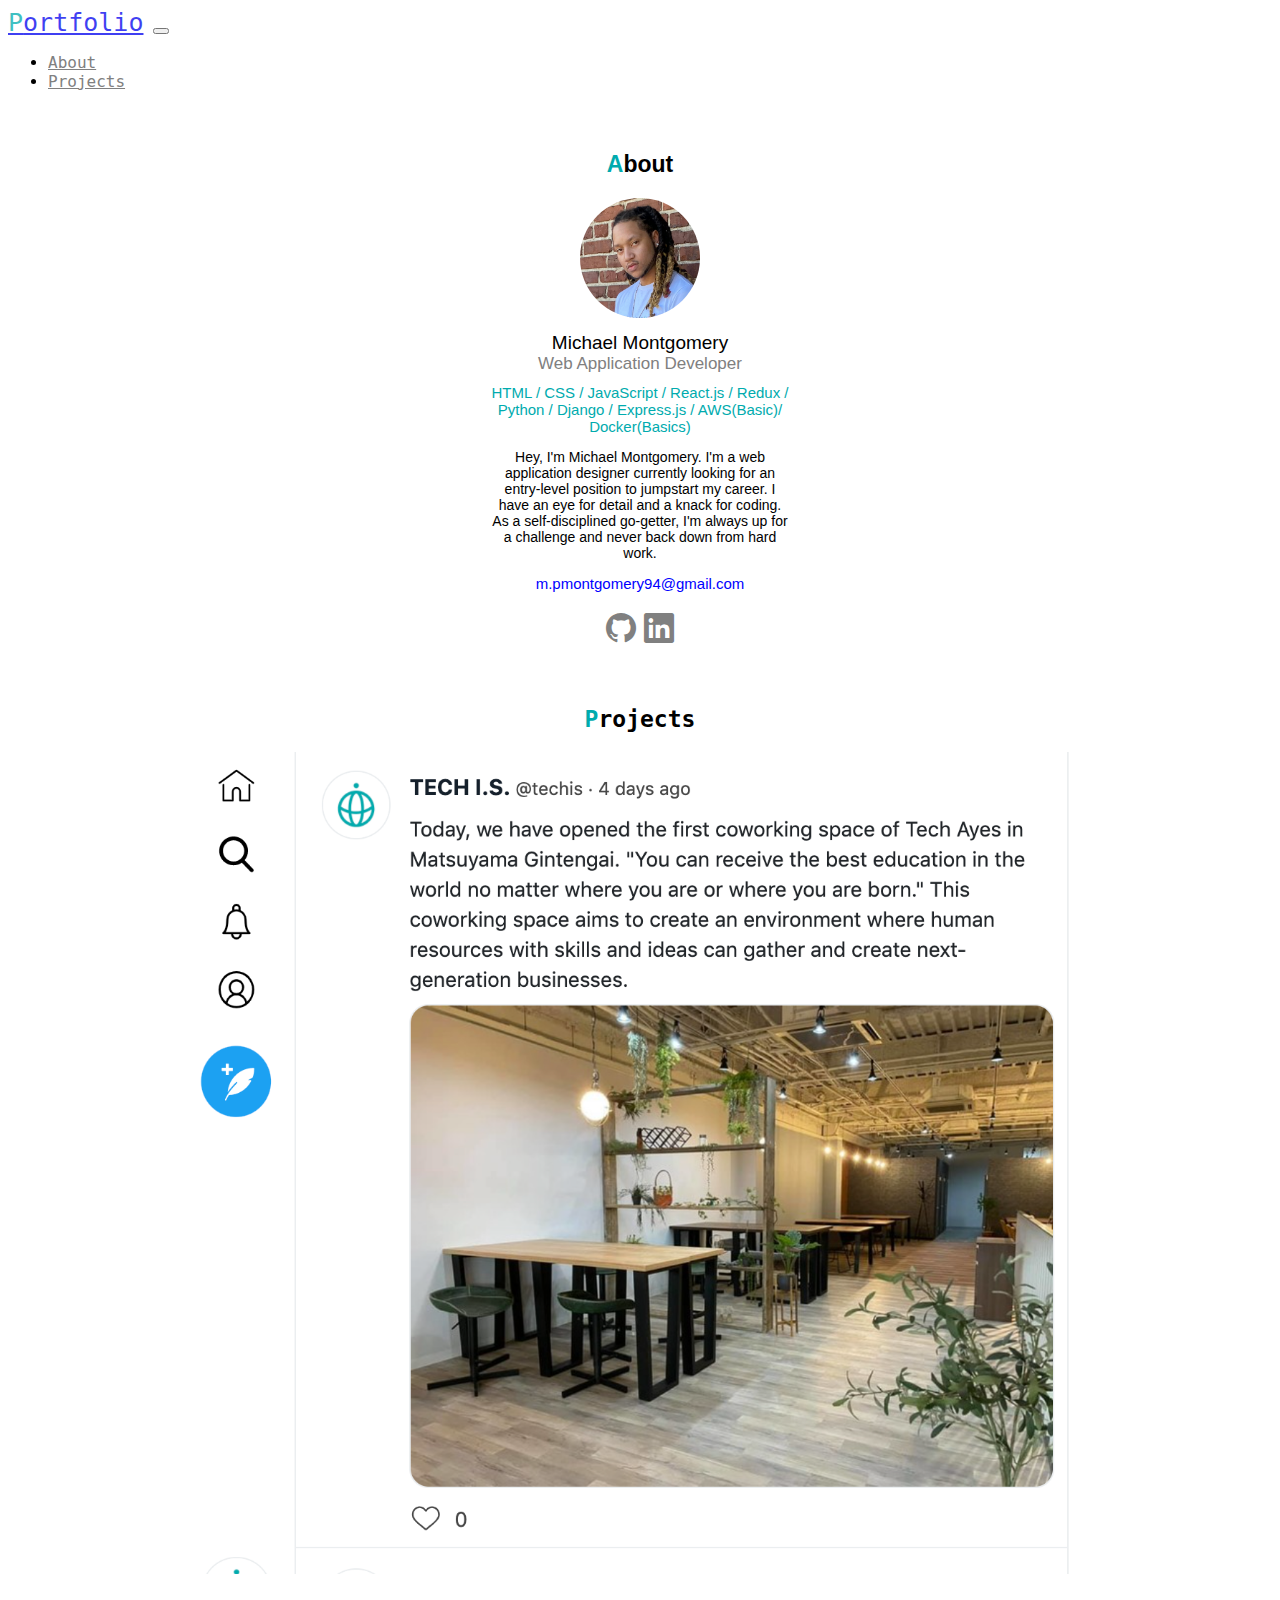
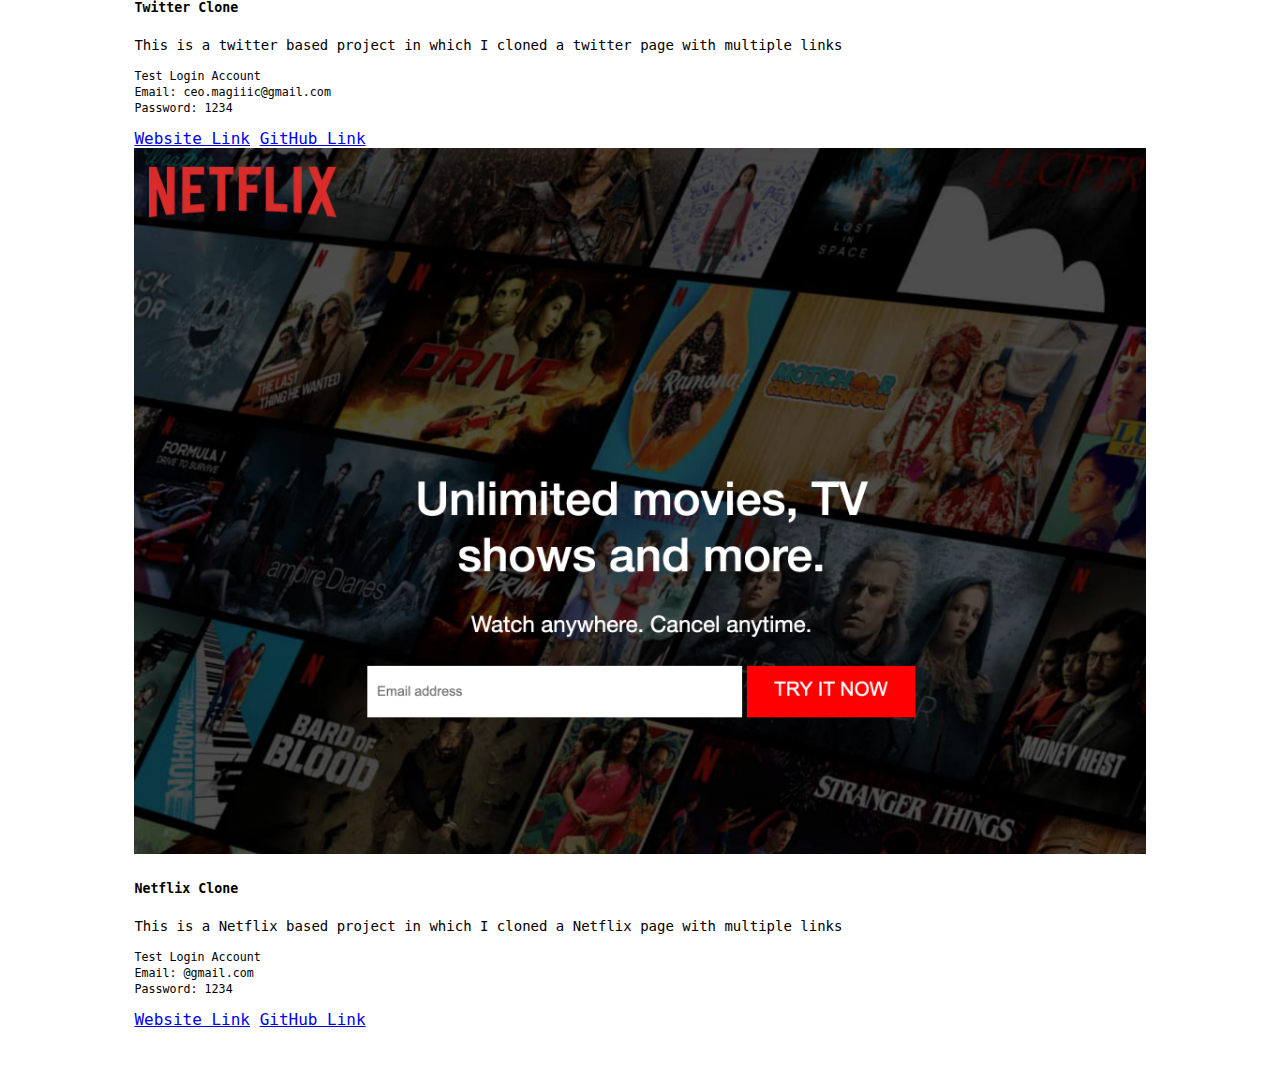
<file: index.html>
<!DOCTYPE html>
<html lang="en">
  <head>
    <meta charset="utf-8" />
    <meta name="viewport" content="width=device-width, initial-scale=1" />
    <link
      rel="stylesheet"
      href="https://cdn.jsdelivr.net/npm/bootstrap-icons@1.10.5/font/bootstrap-icons.css"
    />
    <link rel="icon" type="image/png" href="Portfolio\techis-logo.png" />
    <title>Portfolio</title>
    <link
      href="https://cdn.jsdelivr.net/npm/bootstrap@5.3.0-alpha3/dist/css/bootstrap.min.css"
      rel="stylesheet"
      integrity="sha384-KK94CHFLLe+nY2dmCWGMq91rCGa5gtU4mk92HdvYe+M/SXH301p5ILy+dN9+nJOZ"
      crossorigin="anonymous"
    />
    <link rel="stylesheet" href="style.css" />
  </head>
  <body>
    <nav class="navbar navbar-expand-lg navbar-light shadow-sm">
      <div class="container">
        <a class="navbar-brand title-icon" href="#"
          ><span class="font-primary">P</span>ortfolio</a
        >
        <button
          class="navbar-toggler"
          type="button"
          data-bs-toggle="collapse"
          data-bs-target="#navbartoggler"
        >
          <span class="navbar-toggler-icon"></span>
        </button>

        <div class="collapse navbar-collapse" id="navbartoggler">
          <ul class="navbar-nav ms-auto mb-2">
            <li class="nav-item">
              <a class="nav-link font-black" href="#about">About</a>
            </li>
            <li class="nav-item">
              <a class="nav-link font-black" href="#project">Projects</a>
            </li>
          </ul>
        </div>
      </div>
    </nav>

    <div id="about">
      <h2><span class="font-primary">A</span>bout</h2>
      <img class="img" src="IMG_1981.jpg" />
      <div class="name">Michael Montgomery</div>
      <div class="vocation">Web Application Developer</div>
      <div class="skills">
        HTML / CSS / JavaScript / React.js / Redux / Python / Django /
        Express.js / AWS(Basic)/ Docker(Basics)
      </div>
      <p>
        Hey, I'm Michael Montgomery. I'm a web application designer currently
        looking for an entry-level position to jumpstart my career. I have an
        eye for detail and a knack for coding. As a self-disciplined go-getter,
        I'm always up for a challenge and never back down from hard work.
      </p>
      <div class="email">m.pmontgomery94@gmail.com</div>
      <div class="icons">
        <a href="https://github.com/Mikepmo94" target="_blank"
          ><i class="bi bi-github"></i
        ></a>
        <a
          href="https://www.linkedin.com/in/michael-montgomery-092697279/"
          target="_blank"
          ><i class="bi bi-linkedin ms-4"></i
        ></a>
      </div>
    </div>

    <div id="project">
      <h2><span class="font-primary">P</span>rojects</h2>

      <div class="card mb-3">
        <div class="row">
          <div class="col-md-4">
            <img src="project-twitter.png" alt="Twitter project" />
          </div>
          <div class="col-md-8">
            <div class="card-body">
              <h5 class="card-title">Twitter Clone</h5>
              <p class="card-text">
                This is a twitter based project in which I cloned a twitter page
                with multiple links
              </p>
              <p class="card-text">
                <small class="text-muted">
                  Test Login Account<br />
                  Email: ceo.magiiic@gmail.com<br />
                  Password: 1234
                </small>
              </p>
              <a href="#" target="_blank" class="btn btn-secondary"
                >Website Link</a
              >
              <a href="#" target="_blank" class="btn btn-secondary"
                >GitHub Link</a
              >
            </div>
          </div>
        </div>
      </div>

      <div class="card mb-3">
        <div class="row">
          <div class="col-md-4">
            <img src="project-netflix.png" alt="Netflix project" />
          </div>
          <div class="col-md-8">
            <div class="card-body">
              <h5 class="card-title">Netflix Clone</h5>
              <p class="card-text">
                This is a Netflix based project in which I cloned a Netflix page
                with multiple links
              </p>
              <p class="card-text">
                <small class="text-muted">
                  Test Login Account<br />
                  Email: <m class="pmontgomery94"></m>@gmail.com<br />
                  Password: 1234
                </small>
              </p>
              <a href="#" target="_blank" class="btn btn-secondary"
                >Website Link</a
              >
              <a href="#" target="_blank" class="btn btn-secondary"
                >GitHub Link</a
              >
            </div>
          </div>
        </div>
      </div>
    </div>

    <script
      src="https://cdn.jsdelivr.net/npm/bootstrap@5.3.0-alpha3/dist/js/bootstrap.bundle.min.js"
      integrity="sha384-ENjdO4Dr2bkBIFxQpeoTz1HIcje39Wm4jDKdf19U8gI4ddQ3GYNS7NTKfAdVQSZe"
      crossorigin="anonymous"
    ></script>
  </body>
</html>
</file>
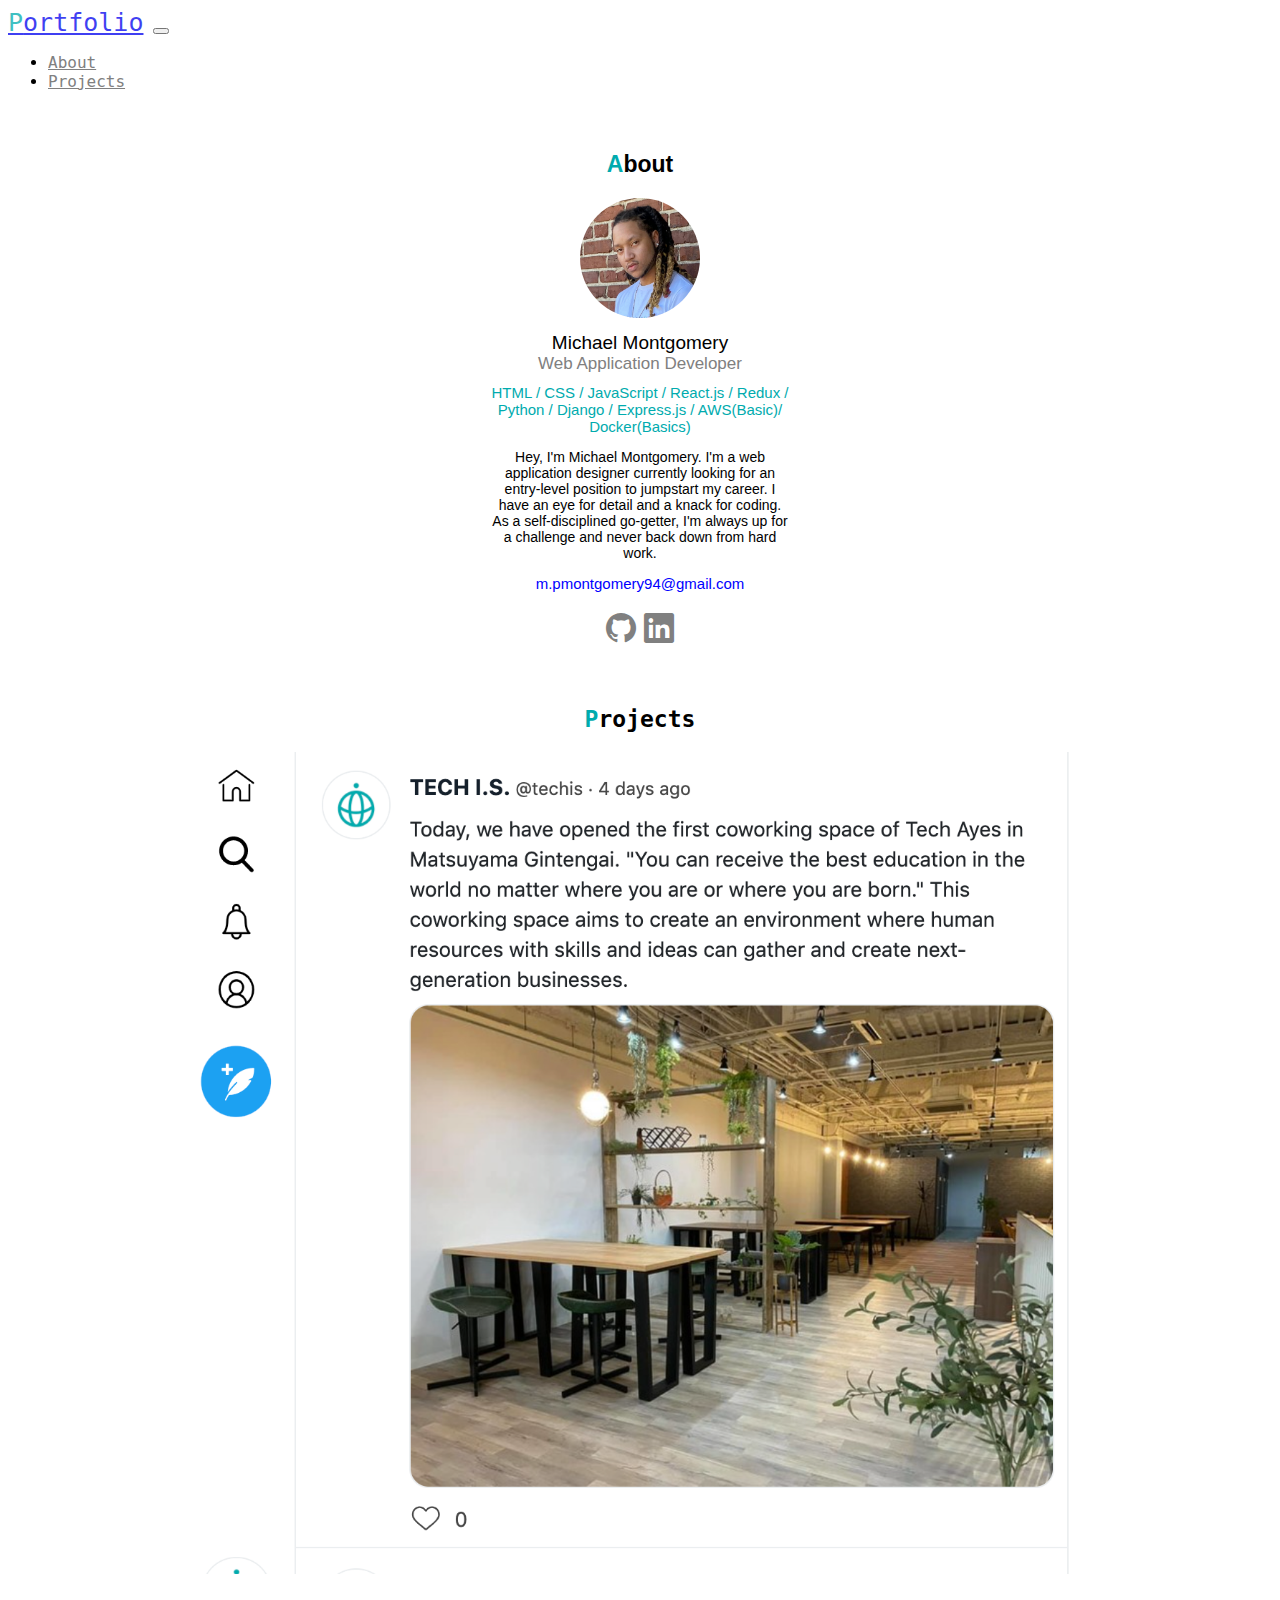
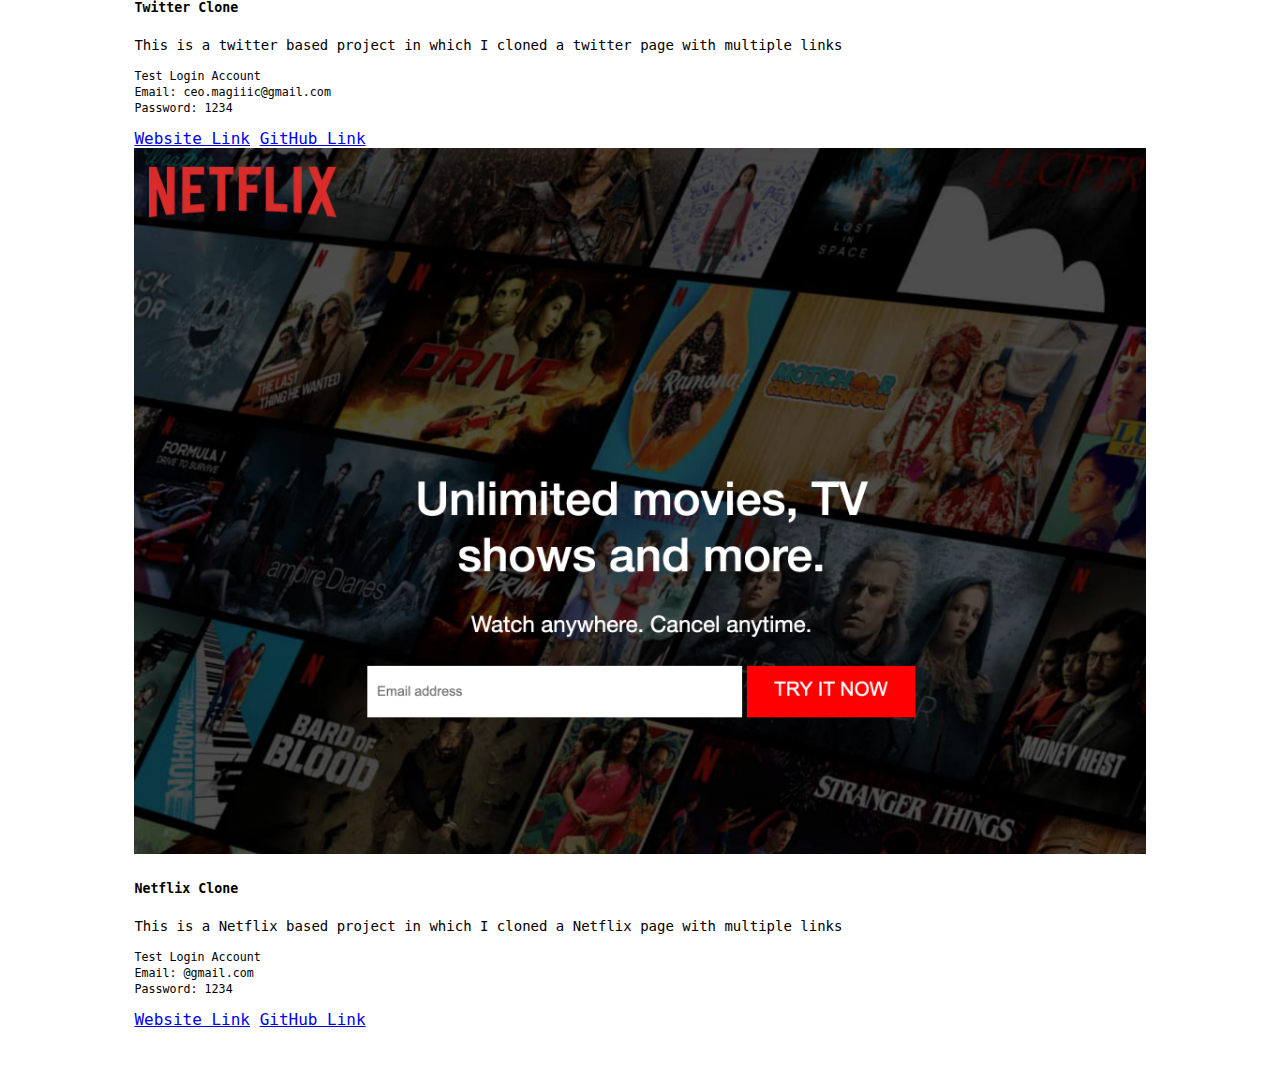
<file: navbar.html>
<!DOCTYPE html>
<html lang="en">
  <head>
    <meta charset="utf-8" />
    <meta name="viewport" content="width=device-width, initial-scale=1" />
    <link
      rel="stylesheet"
      href="https://cdn.jsdelivr.net/npm/bootstrap-icons@1.10.5/font/bootstrap-icons.css"
    />
    <link rel="icon" type="image/png" href="Portfolio\techis-logo.png" />
    <title>Portfolio</title>
    <link
      href="https://cdn.jsdelivr.net/npm/bootstrap@5.3.0-alpha3/dist/css/bootstrap.min.css"
      rel="stylesheet"
      integrity="sha384-KK94CHFLLe+nY2dmCWGMq91rCGa5gtU4mk92HdvYe+M/SXH301p5ILy+dN9+nJOZ"
      crossorigin="anonymous"
    />
    <link rel="stylesheet" href="navbar.css" />
  </head>
  <body>
    <nav class="navbar navbar-expand-lg navbar-light shadow-sm">
      <div class="container">
        <a class="navbar-brand title-icon" href="#"
          ><span class="font-primary">P</span>ortfolio</a
        >
        <button
          class="navbar-toggler"
          type="button"
          data-bs-toggle="collapse"
          data-bs-target="#navbartoggler"
        >
          <span class="navbar-toggler-icon"></span>
        </button>

        <div class="collapse navbar-collapse" id="navbartoggler">
          <ul class="navbar-nav ms-auto mb-2">
            <li class="nav-item">
              <a class="nav-link font-black" href="#about">About</a>
            </li>
            <li class="nav-item">
              <a class="nav-link font-black" href="#projects">Projects</a>
            </li>
          </ul>
        </div>
      </div>
    </nav>

    <div id="about">
      <h2><span class="font-primary">A</span>bout</h2>
      <img class="img" src="IMG_1981.jpg" />
      <div class="name">Michael Montgomery</div>
      <div class="vocation">Web Application Developer</div>
      <div class="skills">
        HTML / CSS / JavaScript / React.js / Redux / Python / Django /
        Express.js / AWS(Basic)/ Docker(Basics)
      </div>
      <p>
        Hey, I'm Michael Montgomery. I'm a web application designer currently
        looking for an entry-level position to jumpstart my career. I have an
        eye for detail and a knack for coding. As a self-disciplined go-getter,
        I'm always up for a challenge and never back down from hard work.
      </p>
      <div class="email">m.pmontgomery94@gmail.com</div>
      <div class="icons">
        <a href="https://github.com/Mikepmo94"><i class="bi bi-github"></i></a>
        <a href="https://www.linkedin.com/in/michael-montgomery-092697279/"
          ><i class="bi bi-linkedin ms-4"></i
        ></a>
      </div>
    </div>

    <div id="project">
      <h2><span class="font-primary">P</span>rojects</h2>

      <div class="card mb-3" >
        <div class="row">
          <div class="col-md-4">
            <img src="project-twitter.png" alt="Twitter project" />
          </div>
          <div class="col-md-8">
            <div class="card-body">
              <h5 class="card-title">Twitter Clone</h5>
              <p class="card-text">
                This is a twitter based project in which I cloned a twitter page with multiple links
              </p>
              <p class="card-text"><small class="text-muted">
                  Test Login Account<br>
                  Email: ceo.magiiic@gmail.com<br>
                  Password: 1234
              </small></p>
              <a href="#" target="_blank" class="btn btn-secondary">Website Link</a>
              <a href="#" target="_blank" class="btn btn-secondary">GitHub Link</a>
            </div>
          </div>
        </div>

        <div class="card mb-3" >
          <div class="row">
            <div class="col-md-4">
              <img src="project-netflix.png" alt="Netflix project" />
            </div>
            <div class="col-md-8">
              <div class="card-body">
                <h5 class="card-title">Netflix Clone</h5>
                <p class="card-text">
                  This is a Netflix based project in which I cloned a Netflix page with multiple links
                </p>
                <p class="card-text"><small class="text-muted">
                    Test Login Account<br>
                    Email: <m class="pmontgomery94"></m>@gmail.com<br>
                    Password: 1234
                </small></p>
                <a href="#" target="_blank" class="btn btn-secondary">Website Link</a>
                <a href="#" target="_blank" class="btn btn-secondary">GitHub Link</a>
              </div>
            </div>
          </div>
      </div>
    </div>

    <script
      src="https://cdn.jsdelivr.net/npm/bootstrap@5.3.0-alpha3/dist/js/bootstrap.bundle.min.js"
      integrity="sha384-ENjdO4Dr2bkBIFxQpeoTz1HIcje39Wm4jDKdf19U8gI4ddQ3GYNS7NTKfAdVQSZe"
      crossorigin="anonymous"
    ></script>
  </body>
</html>
</file>
<file: style.css>
body{
    font-family: "monospace";
}

.font-primary{
    color: #00abae
}
.title-icon{
    font-size: 25px;
    opacity: 75%;
}

p{
    font-size: 14px;
}

h2{
    font-weight: bold;
    font-size: 23px;
    margin-bottom: 20px;
}

a.font-black{
    color: grey !important;
}

#about{
    margin: 60px auto;
    max-width: 300px;
    text-align: center;
    font-family: sans-serif;
}

#about .img {
    border-radius: 75%;
    height: 120px;
    width: 120px;
    margin-bottom: 10px;
}

#about .name{
    font-size: 19px;
}

#about .vocation{
    font-size: 17px;
    color: grey;
    margin-bottom: 10px;
}

#about .skills{
    font-size: 15px;
    color: #00abae;
    margin-bottom: 10px;
}

#about .email{
    margin-top: 10px;
    font-size: 15px;
    font-family: Arial;
    color: blue;
}

#about .icons{
    margin-top: 20px;
    font-size: 30px;
}

#about .icons a{
    color: grey;
}

#project{
    margin: 60px auto;
    width: 80%
}

#project h2{
    text-align: center;
}

#project .card img{
    width: 100%;
}

#project .card-title{
    font-weight: bold;
}
</file>
<file: navbar.css>
body{
    font-family: "monospace";
}

.font-primary{
    color: #00abae
}
.title-icon{
    font-size: 25px;
    opacity: 75%;
}

p{
    font-size: 14px;
}

h2{
    font-weight: bold;
    font-size: 23px;
    margin-bottom: 20px;
}

a.font-black{
    color: grey !important;
}

#about{
    margin: 60px auto;
    max-width: 300px;
    text-align: center;
    font-family: sans-serif;
}

#about .img {
    border-radius: 75%;
    height: 120px;
    width: 120px;
    margin-bottom: 10px;
}

#about .name{
    font-size: 19px;
}

#about .vocation{
    font-size: 17px;
    color: grey;
    margin-bottom: 10px;
}

#about .skills{
    font-size: 15px;
    color: #00abae;
    margin-bottom: 10px;
}

#about .email{
    margin-top: 10px;
    font-size: 15px;
    font-family: Arial;
    color: blue;
}

#about .icons{
    margin-top: 20px;
    font-size: 30px;
}

#about .icons a{
    color: grey;
}

#project{
    margin: 60px auto;
    width: 80%
}

#project h2{
    text-align: center;
}

#project .card img{
    width: 100%;
}

#project .card-title{
    font-weight: bold;
}
</file>
